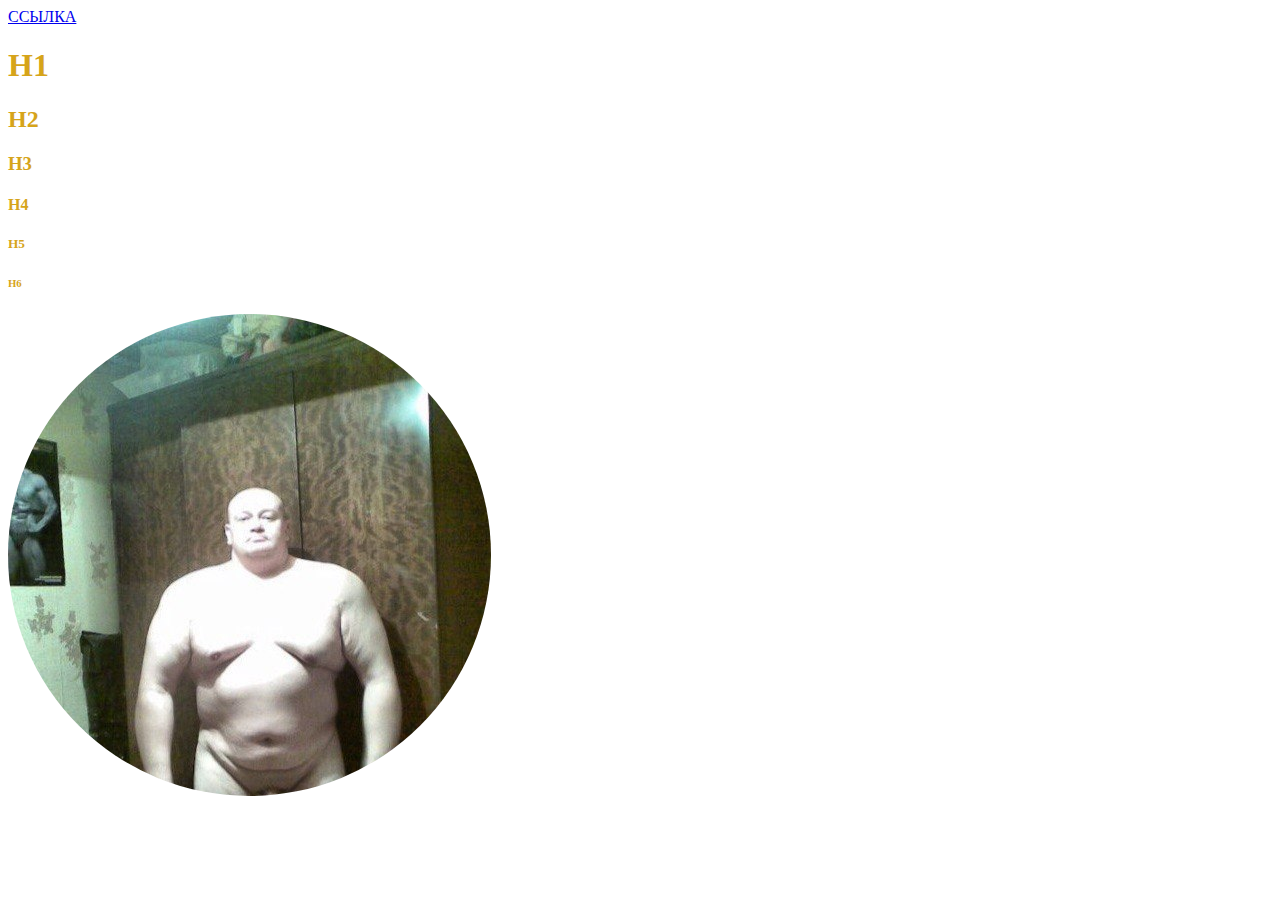
<file: task1/index.html>
<!DOCTYPE html>
<html lang="en">
<head>
    <meta charset="UTF-8">
    <meta http-equiv="X-UA-Compatible" content="IE=edge">
    <meta name="viewport" content="width=device-width, initial-scale=1.0">
    <link rel="stylesheet" href="style.css">
    <title>Document</title>
</head>
<body>
    <a href="blank.html">ССЫЛКА</a>
    <h1>H1</h1>
    <h2>H2</h2>
    <h3>H3</h3>
    <h4>H4</h4>
    <h5>H5</h5>
    <h6>H6</h6>
<img src="16309279549010.png " onclick="alert('Красивый Парень')">
</body>
</html>
</file>
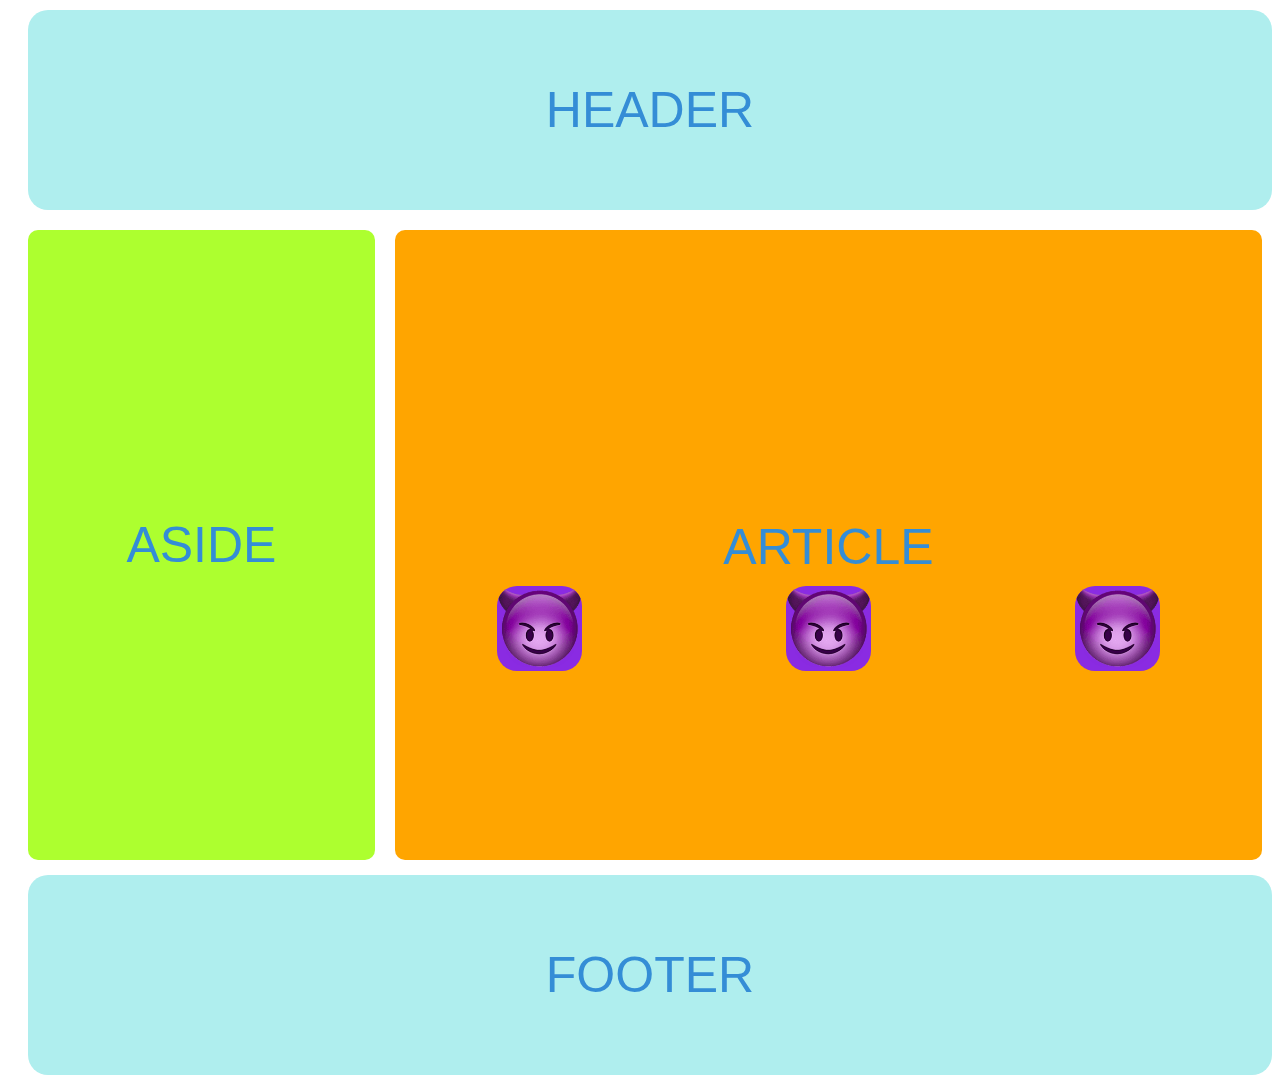
<file: task2/index.html>
<!DOCTYPE html>
<html lang="en">
<head>
    <meta charset="UTF-8">
    <meta http-equiv="X-UA-Compatible" content="IE=edge">
    <meta name="viewport" content="width=device-width, initial-scale=1.0">
    <link rel="stylesheet" href="style.css">
    <title>Document</title>
</head>
<body>
<main>
    <header>HEADER</header>
    <div class="content">
        <aside>ASIDE</aside>
        <article>
            <div class="text-article">
                ARTICLE
            </div>
            <div class="img-container">
                <img src="1f608.png">
                <img src="1f608.png">
                <img src="1f608.png">
            </div>
        </article>
    </div>
    <footer>FOOTER</footer>
</main>
</body>
</html>
</file>
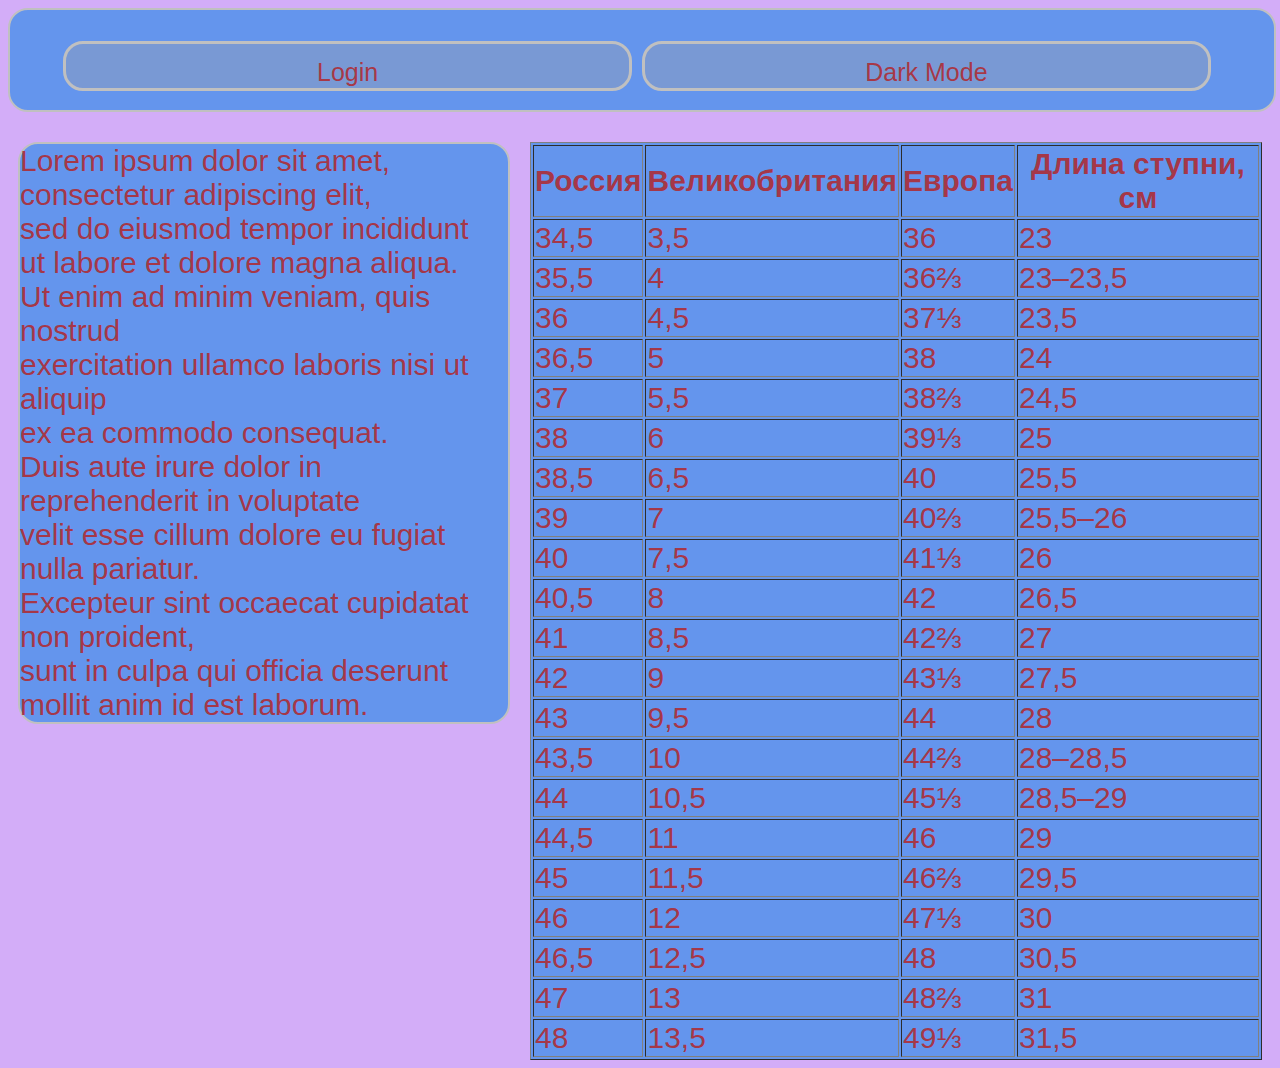
<file: task3/index.html>
<!DOCTYPE html>
<html lang="en">
<head>
    <meta charset="UTF-8">
    <meta http-equiv="X-UA-Compatible" content="IE=edge">
    <meta name="viewport" content="width=device-width, initial-scale=1.0">
    <link rel="stylesheet" href="style.css">
    <title>task3</title>
</head>
<body>
    <header>
        <div class="container-button">
            <button id="button-login" class="buttons">Login</button>
            <button id="button-dark" class="buttons">Dark Mode</button>
        </div>
    </header>
        <div class="container">
            <aside> 
            Lorem ipsum dolor sit amet,<br>
            consectetur adipiscing elit,<br>
            sed do eiusmod tempor incididunt<br>
            ut labore et dolore magna aliqua.<br>
            Ut enim ad minim veniam, quis nostrud<br>
            exercitation ullamco laboris nisi ut aliquip<br>
            ex ea commodo consequat.<br>
            Duis aute irure dolor in reprehenderit in voluptate<br>
            velit esse cillum dolore eu fugiat nulla pariatur.<br>
            Excepteur sint occaecat cupidatat non proident,<br>
            sunt in culpa qui officia deserunt mollit anim id est laborum.
            </aside>
    <table border="1">
        <tr>
            <th>Россия</th>
            <th>Великобритания</th>
            <th>Европа</th>
            <th>Длина ступни, см</th>
        </tr>
            <tr><td>34,5</td><td>3,5</td><td>36</td><td>23</td></tr>
            <tr><td>35,5</td><td>4</td><td>36⅔</td><td>23–23,5</td></tr>
            <tr><td>36</td><td>4,5</td><td>37⅓</td><td>23,5</td></tr>
            <tr><td>36,5</td><td>5</td><td>38</td><td>24</td></tr>
            <tr><td>37</td><td>5,5</td><td>38⅔</td><td>24,5</td></tr>
            <tr><td>38</td><td>6</td><td>39⅓</td><td>25</td></tr>
            <tr><td>38,5</td><td>6,5</td><td>40</td><td>25,5</td></tr>
            <tr><td>39</td><td>7</td><td>40⅔</td><td>25,5–26</td></tr>
            <tr><td>40</td><td>7,5</td><td>41⅓</td><td>26</td></tr>
            <tr><td>40,5</td><td>8</td><td>42</td><td>26,5</td></tr>
            <tr><td>41</td><td>8,5</td><td>42⅔</td><td>27</td></tr>
            <tr><td>42</td><td>9</td><td>43⅓</td><td>27,5</td></tr>
            <tr><td>43</td><td>9,5</td><td>44</td><td>28</td></tr>
            <tr><td>43,5</td><td>10</td><td>44⅔</td><td>28–28,5</td></tr>
            <tr><td>44</td><td>10,5</td><td>45⅓</td><td>28,5–29</td></tr>
            <tr><td>44,5</td><td>11</td><td>46</td><td>29</td></tr>
            <tr><td>45</td><td>11,5</td><td>46⅔</td><td>29,5</td></tr>
            <tr><td>46</td><td>12</td><td>47⅓</td><td>30</td></tr>
            <tr><td>46,5</td><td>12,5</td><td>48</td><td>30,5</td></tr>
            <tr><td>47</td><td>13</td><td>48⅔</td><td>31</td></tr>
            <tr><td>48</td><td>13,5</td><td>49⅓</td><td>31,5</td></tr>
        </div>
    </table>
        <div class="b-popup-content">
            <div id="blackcontainer"  class="b-popup"></div>
            <div id="popuptoggle" onclick="event.stopPropagation()" class="b-popup">
                <form method="post">
                    <input type="text" placeholder="Enter Username" name="uname" required>
                    <input type="password" placeholder="Enter Password" name="psw" required>
                    <button type="submit">Login</button>
                </form>  
                    <button type="button" class="cancel-btn">Cancel</button>         
            </div>          
        </div>
    <script src="app.js"></script>
</body>
</html>
</file>
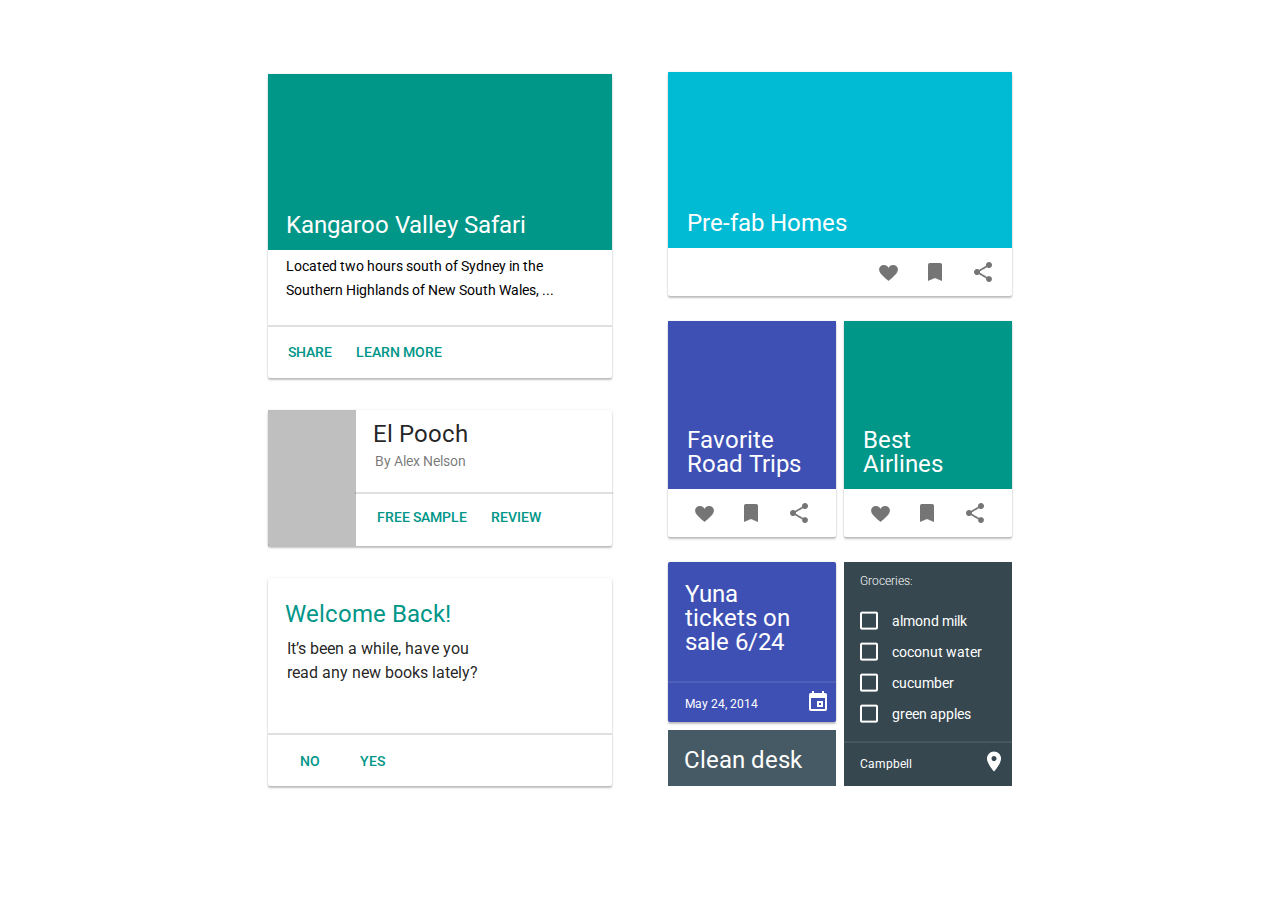
<file: task4/index.html>
<!DOCTYPE html>
<html lang="en">
<head>
    <meta charset="UTF-8">
    <meta http-equiv="X-UA-Compatible" content="IE=edge">
    <meta name="viewport" content="width=device-width, initial-scale=1.0">
    <link rel="stylesheet" href="style.css">
    <link rel="preconnect" href="https://fonts.googleapis.com">
    <link rel="preconnect" href="https://fonts.gstatic.com" crossorigin>
    <link href="https://fonts.googleapis.com/css2?family=Roboto:ital,wght@0,100;0,300;0,400;0,500;0,700;0,900;1,100;1,300;1,400;1,500;1,700;1,900&display=swap" rel="stylesheet">
    <title>task-4</title>
</head>
<body id="bg" class="background">
<div class="column">

    <!-- Left Column -->

    <div class="left-column">
        <div class="green-border-box border">
            <div class="green-box"></div>
            <h2 class="h2-green-box">Kangaroo Valley Safari</h2>
            <span class="span-green-box">
                Located two hours south of Sydney in the<br>
                Southern Highlands of New South Wales, ...
            </span>
            <hr class="hr-green-box">
            <a class="green-btn-box">Share</a>
            <a class="green-btn-box">Learn More</a>
        </div>

        <div class="sample-border-box border">
            <div class="gray-mini-box"></div>
            <h2 class="h2-sample-box">El Pooch</h2>
            <span class="span-sample-box">By Alex Nelson</span>
            <hr class="hr-sample-box">
            <a class="sample-btn-box">Free Sample</a>
            <a class="sample-btn-box">Review</a>
        </div>

        <div class="welcome-border-box border">
            <h2 class="h2-welcome-box">Welcome Back!</h2>
            <span class="span-welcome-box">
                It’s been a while, have you<br>
                read any new books lately?
            </span>
            <hr class="hr-welcome-box">
            <a class="welcome-btn-box">No</a>
            <a class="welcome-btn-box">Yes</a>
        </div>
    </div>

    <!-- Right Column -->

    <div class="right-column">
        <div class="blue-border-box border">
            <div class="blue-box"></div>
            <h2 class="h2-blue-box">Pre-fab Homes</h2>
            <img class="img-blue-box" src="img/Buttons.png">
        </div>
    <div class="wrap">
    
    <!-- Left Mini Column -->

        <div class="mini-column">
            <div class="darkblue-mini-box border">
                <div class="darkblue-box"></div>
                <h2 class="h2-darkblue-box">
                    Favorite<br>
                    Road Trips
                </h2>
                <img class="img-darkblue-box" src="img/Buttons.png">
            </div>
            <div class="darkblue-mini-box1 border">
                <h2 class="h2-darkblue-box1">
                    Yuna<br>
                    tickets on<br>
                    sale 6/24
                </h2>
                <hr class="hr-darkblue1">
                <span class="span-darkblue1">May 24, 2014</span>
                <img class="today" src="img/today.png">
            </div>
            <div class="wide-box">
                <h2 class="h2-wide-box">Clean desk</h2>
            </div>
        </div>
        <div class="mini-column">

    <!-- Right Mini Column -->
    
            <div class="green-mini-box border">
                <div class="green__box"></div>
                <h2 class="h2-darkblue-box">
                    Best<br>
                    Airlines
                </h2>
                <img class="img-darkblue-box" src="img/Buttons.png">
            </div>
            <div class="gray-box">
                <ul> Groceries:
                    <li><img class="shape" src="img/Shape.png">almond milk</li>
                    <li><img class="shape" src="img/Shape.png">coconut water</li>
                    <li><img class="shape" src="img/Shape.png">cucumber</li>
                    <li><img class="shape" src="img/Shape.png">green apples</li>
                </ul>
                <hr class="hr-gray-box">
                <span class="span-gray-box">Campbell</span>
                <img class="location" src="img/place.png">
            </div>
        </div>
    </div>
</div>
</body>
</html>
</file>
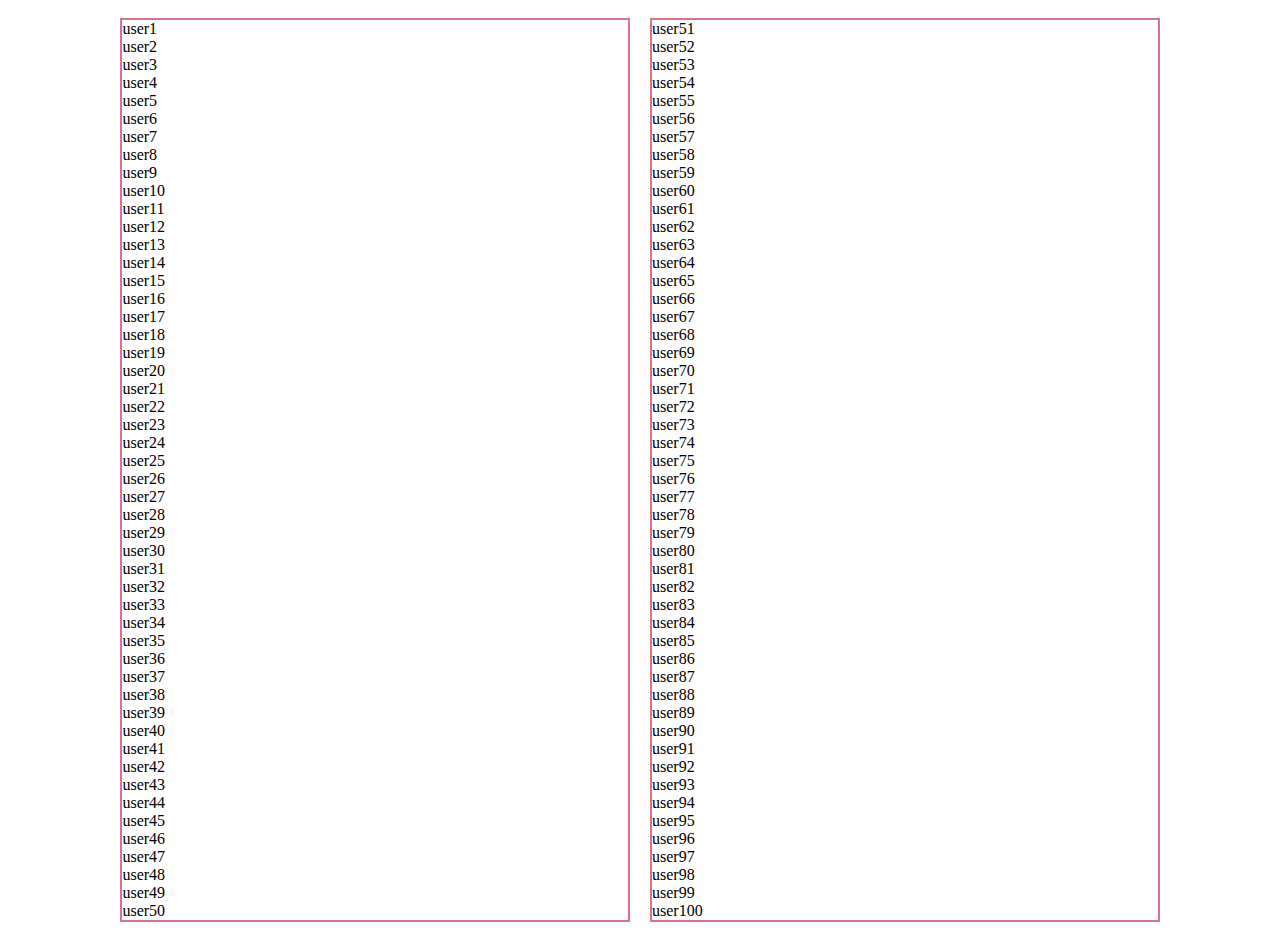
<file: task5/index.html>
<!DOCTYPE html>
<html lang="en">
<head>
    <meta charset="UTF-8">
    <meta http-equiv="X-UA-Compatible" content="IE=edge">
    <meta name="viewport" content="width=device-width, initial-scale=1.0">
    <link rel="stylesheet" href="style.css">
    <title>Document</title>
</head>
<body>
<div class="container">
    <div class="column">
        <div id = "first-users"></div>
    </div>
    <div class="column">
        <div id = "second-users"></div>
    </div>
</div>

<script src="app.js"></script>
</body>
</html>
</file>
<file: task1/style.css>
a:hover{
    color: red;
}
h1, h2, h3, h4, h5, h6 {
    color: #d6a41a;
}
img {
    border-radius: 50%;
}
</file>
<file: task2/style.css>
main {
    font-family: Impact, Haettenschweiler, 'Arial Narrow Bold', sans-serif;
    font-size: 50px;
    color: rgb(52, 141, 214);
    margin: 10px;
}

header {
    width: 100%;
    height: 200px;
    background-color: paleturquoise;
    margin: 10px;
    border-radius: 20px;
    display: flex;
    justify-content: center;
    align-items: center;
}

.content {
    display: flex;
    width: 100%;
    height: 70vh;
}

aside {
    background-color: greenyellow;
    width: 40%;
    height: 100%;
    margin: 10px;
    border-radius: 10px;
    display: flex;
    justify-content: center;
    align-items: center;
}

article {
    background-color: orange;
    width: 100%;
    height: 100%;
    margin: 10px 0px 10px 10px;
    border-radius: 10px;
}

footer {
    width: 100%;
    height: 200px;
    background-color: paleturquoise;
    border-radius: 20px;
    display: flex;
    justify-content: center;
    align-items: center;
    margin: 25px 10px 10px;
}

.img-container {
    display: flex;
    width: 100%;
    justify-content:space-around;
    align-items: flex-end;
}

img {
    object-fit: cover;
    max-width: 85px;
    max-height: 85px;
    width: auto;
    height: auto;
    margin: 10px;
    border-radius: 20px;
    background-color: blueviolet;
}

.textcenter {
    display: flex;
    justify-content: center;
    align-items: center;
}

.text-article {
   text-align: center;
   justify-content: center;
   margin-top: 32vh;
   font-size: 50px;
}

@media screen and (max-width: 700px) {
    .img-container {
    align-items: center;
    flex-direction: column;
    }
}
</file>
<file: task3/style.css>
:root {
    --bgwhite:rgba(122, 10, 235, 0.333);
    --flowerblue: cornflowerblue;
    --buttonblue: rgb(121, 153, 212);
    --color: rgba(172, 46, 56, 0.918);
    --modalbuttons: #04AA6D;
}

.dark {
    --bgwhite: black;
    --flowerblue: gray;
    --buttonblue: rgb(27, 25, 25);
    --color: white;
    --modalbuttons: rgb(42, 36, 36);
}

body {
    font-family: 'Gill Sans', 'Gill Sans MT', Calibri, 'Trebuchet MS', sans-serif;
    font-size: 30px;
    background: var(--bgwhite);
}

header {
    width: 100%;
    background: var(--flowerblue);
    height: 100px;
    border-radius: 20px;
    border: 2px solid silver;
}

.container-button {
    display: flex;
    justify-content: center;
    align-self: center;
    margin-top: 23px;
}

.buttons {
    width: 45%;
    height: 50px;
    background: var(--buttonblue);
    border-radius: 20px;
    border: 3px solid silver;
    margin-right: 10px;
    font-size: 25px;
    color: var(--color);
    cursor: pointer;
}

button:hover {
    background-color: rgb(250, 231, 209);
}

.container {
    display: flex;
}

aside {
    display: flex;
    justify-content: center;
    width: 40%;
    height: 100%;
    background:var(--flowerblue);
    margin-top: 30px;
    margin-right: 10px;
    margin-left: 10px;
    border-radius: 20px;
    border: 2px solid silver;
    color: var(--color);
}

table {
    width: 60%;
    height: 300px;
    margin-left: 10px;
    background: var(--flowerblue);
    margin-top: 30px;
    margin-right: 10px;
    color: var(--color);
}

img {
    border-radius: 20px;
    margin-top: 30px;
    margin-right: 10px;
    margin-left: 10px;
}

input[type=text], input[type=password] {
    width: 100%;
    padding: 12px 20px;
    margin: 8px 0;
    border: 1px solid #ccc;
    box-sizing: border-box;
}

button {
    background-color: var(--modalbuttons);
    color: white;
    padding: 14px 20px;
    margin: 8px 0;
    border: none;
    cursor: pointer;
    width: 100%;
  }

.b-popup{
    display:none;
}

.b-container{
    position: fixed;
    width: 100vw;
    top: 0;
    height: 100vh;
    background: black;
    left: 0;
    opacity: 0.3;
}

.b-popup-show{
    width:30%;
    min-height:20%;
    background-color: rgba(0,0,0,0.5);
    overflow:hidden;
    position:fixed;
    left:660px;
    top:100px;
    border-radius: 20px;
}
</file>
<file: task4/style.css>
body {
    font-family: "Roboto", sans-serif;
}

.background {
    background: #FFFFFF;
}

.wrap {
    display: flex;
}

h2 {
    font-family: "Roboto";
    font-style: normal;
    font-weight: normal;
    font-size: 24px;
    line-height: 24px;
    color: #FFFFFF;
}

ul {
    font-family: Roboto;
    font-style: normal;
    font-weight: 300;
    font-size: 12px;
    line-height: 14px;
    color: #FFFFFF;
    padding-left: 16px;
}

li {
    list-style-type: none;
    font-family: "Roboto";
    font-style: normal;
    font-weight: normal;
    font-size: 14px;
    line-height: 16px;
    color: #FFFFFF;
    position: relative;
    left: 14px;
    padding-top: 9px;
    top: 10px;
}

.border {
    background: #ffffff;
    box-shadow: 0px 0px 2px rgba(0, 0, 0, 0.12), 0px 2px 2px rgba(0, 0, 0, 0.24);
    border-radius: 2px;
}

span {
    font-family: "Roboto";
    font-style: normal;
    font-weight: normal;
    font-size: 14px;
    line-height: 24px;
}

hr {
    border: 1px solid rgba(0, 0, 0, 0.12);
}

a {
    font-family: "Roboto";
    font-style: normal;
    font-weight: 500;
    font-size: 14px;
    line-height: 16px;
    text-align: center;
    color: #009688;
    text-transform: uppercase;
}

.column {
    display: flex;
    justify-content: center;
    width: 100%;
}

.left-column {
    display: flex;
    justify-content: flex-end;
    align-items: flex-end;
    flex-direction: column;
    width: 50%;
    margin-right: 28px;
    margin-top: 64px;
}

.right-column {
    display: flex;
    justify-content: flex-start;
    align-items: flex-start;
    flex-direction: column;
    width: 50%;
    margin-left: 28px;
    margin-top: 64px;
}

.mini-column {
    display: flex;
    margin-top: 25px;
    flex-direction: column;
}

.green-border-box {
    width: 344px;
    height: 304px;
}

.green-box {
    width: 344px;
    height: 176px;
    background: #009688;
}

.hr-green-box {
    position: relative;
    bottom: 45px;
}

.h2-green-box {
    position:relative;
    bottom: 57px;
    left: 18px;
}

.span-green-box {
    position: relative;
    bottom: 60px;
    left: 18px;
}

.green-btn-box {
    position: relative;
    bottom: 38px;
    left: 20px;
    margin-right: 20px;
}

.sample-border-box {
    width: 344px;
    height: 136px;
    margin-top: 32px;
}

.gray-mini-box {
    width: 88px;
    height: 136px;
    background: rgba(0, 0, 0, 0.25);
}

.h2-sample-box {
    text-align: center;
    position: relative;
    bottom: 148px;
    right: 20px;
    color: rgba(0, 0, 0, 0.87);
    line-height: 32px;
}

.span-sample-box {
    position: relative;
    text-align: center;
    bottom: 167px;
    left: 107px;
    line-height: 20px;
    color: rgba(0, 0, 0, 0.543846);
}

.hr-sample-box {
    width: 256px;
    position: relative;
    text-align: center;
    bottom: 154px;
    left: 44px;
}

.sample-btn-box {
    position: relative;
    bottom: 149px;
    left: 109px;
    margin-right: 20px;
}

.welcome-border-box {
    margin-top: 32px;
    width: 344px;
    height: 208px;
}

.h2-welcome-box {
    color: #009688;
    padding-left: 17px;
    padding-top: 4px;
}

.span-welcome-box {
    position: relative;
    left: 19px;
    bottom: 9px;
    font-size: 16px;
    line-height: 24px;
    color: rgba(0, 0, 0, 0.87);
}

.hr-welcome-box {
    position: relative;
    top: 31px;
}

.welcome-btn-box {
    position: relative;
    top: 39px;
    left: 32px;
    margin-right: 36px;
}

.blue-border-box {
    width: 344px;
    height: 224px;
}

.blue-box {
    width: 344px;
    height: 176px;
    background: #00BBD3;
}

.h2-blue-box {
    position: relative;
    bottom: 57px;
    left: 19px;
}

.img-blue-box {
    position: relative;
    bottom: 52px;
    left: 208px;
}


.mini-border-box {
    background: #FAFAFA;
    box-shadow: 0px 0px 2px rgba(0, 0, 0, 0.12), 0px 2px 2px rgba(0, 0, 0, 0.24);
    border-radius: 3px;
}

.darkblue-mini-box {
    width: 168px;
    height: 216px;
    margin-right: 8px;
}

.darkblue-box {
    width: 168px;
    height: 168px;
    background: #3E50B4;
}

.h2-darkblue-box {
    position: relative;
    bottom: 81px;
    left: 19px;
}

.img-darkblue-box {
    position: relative;
    bottom: 76px;
    left: 24px;
}

.green-mini-box {
    width: 168px;
    height: 216px;
}

.green__box {
    width: 168px;
    height: 168px;
    background: #009688;
}

.darkblue-mini-box1 {
    width: 168px;
    height: 160px;
    background: #3E50B4;
    margin-right: 8px;
    margin-top: 25px;
}

.h2-darkblue-box1 {
    margin-left: 17px;
}

.hr-darkblue1 {
    position: relative;
    top: 7px;
    width: 168px;
    background-color: white;
    opacity: 0.1;
}

.span-darkblue1 {
    font-size: 12px;
    line-height: 14px;
    color: #FFFFFF;
    margin-left: 17px;
}

.today {
    position: relative;
    top: 4px;
    left: 44px;
}


.gray-box {
    width: 168px;
    height: 224px;
    background: #36474F;
    margin-top: 25px;
}

.shape {
    position: relative;
    top: 4px;
    right: 14px;
}

.hr-gray-box {
    width: 168px;
    background-color: white;
    opacity: 0.1;
    position: relative;
    top: 17px;
    right: 2px;
}

.span-gray-box {
    font-size: 12px;
    line-height: 14px;
    color: white;
    position: relative;
    top: 9px;
    left: 16px;
}

.location {
    position: relative;
    left: 82px;
    top: 15px;
}

.wide-box {
    width: 168px;
    height: 56px;
    background: #455A64;
    margin-top: 8px;
}

.h2-wide-box {
    margin: 18px 29px 14px 16px ;
}
</file>
<file: task5/style.css>
.container {
    display: flex;
    justify-content: center;
    width: 100%;
}

.column {
    width: 40%;
    height: 900px;
    border: 2px solid palevioletred;
    margin: 10px;
}
</file>
